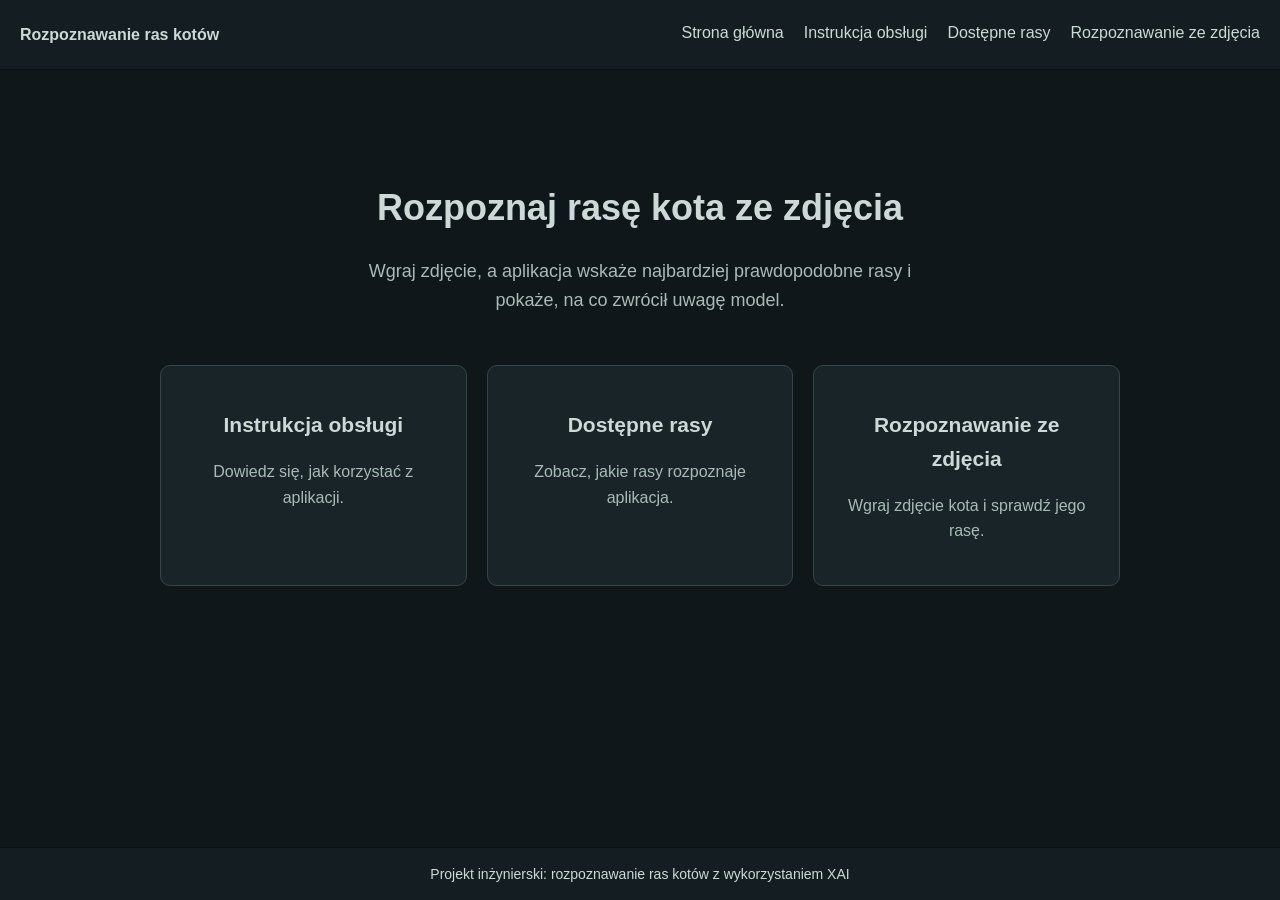
<file: frontend/index.html>
<!DOCTYPE html>
<html lang="pl">
<head>
<meta charset="utf-8">
<meta name="viewport" content="width=device-width, initial-scale=1.0">
<title>Strona główna</title>
<link rel="stylesheet" href="css/style.css">
<link rel="stylesheet" href="css/main.css">
</head>
<body>

<header>
    <div class="header_bar">
        <a class="brand" href="index.html">Rozpoznawanie ras kotów</a>

        <button class="menu_button" id="menu_button" aria-expanded="false" aria-controls="menu" aria-label="Otwórz menu">
            <span></span>
            <span></span>
            <span></span>
        </button>

        <nav id="menu">
            <a href="index.html">Strona główna</a>
            <a href="instrukcja.html">Instrukcja obsługi</a>
            <a href="rasy.html">Dostępne rasy</a>
            <a href="rozpoznawanie.html">Rozpoznawanie ze zdjęcia</a>
        </nav>
    </div>
</header>

<main>
  <section class="main_page">
    <h1>Rozpoznaj rasę kota ze zdjęcia</h1>
    <p class="main_text">Wgraj zdjęcie, a aplikacja wskaże najbardziej prawdopodobne rasy i pokaże, na co zwrócił uwagę model.</p>
  </section>

  <div class="main_choices">

    <a class="main_choice" href="instrukcja.html">
      <h2>Instrukcja obsługi</h2>
      <p>Dowiedz się, jak korzystać z aplikacji.</p>
    </a>

    <a class="main_choice" href="rasy.html">
      <h2>Dostępne rasy</h2>
      <p>Zobacz, jakie rasy rozpoznaje aplikacja.</p>
    </a>

      <a class="main_choice" href="rozpoznawanie.html">
      <h2>Rozpoznawanie ze zdjęcia</h2>
      <p>Wgraj zdjęcie kota i sprawdź jego rasę.</p>
    </a>
  </div>
</main>

<footer>
  <div class="footer_bar">
    <p>Projekt inżynierski: rozpoznawanie ras kotów z wykorzystaniem XAI</p>
  </div>
</footer>

<script src="js/menu.js"></script>
</body>
</html>
</file>
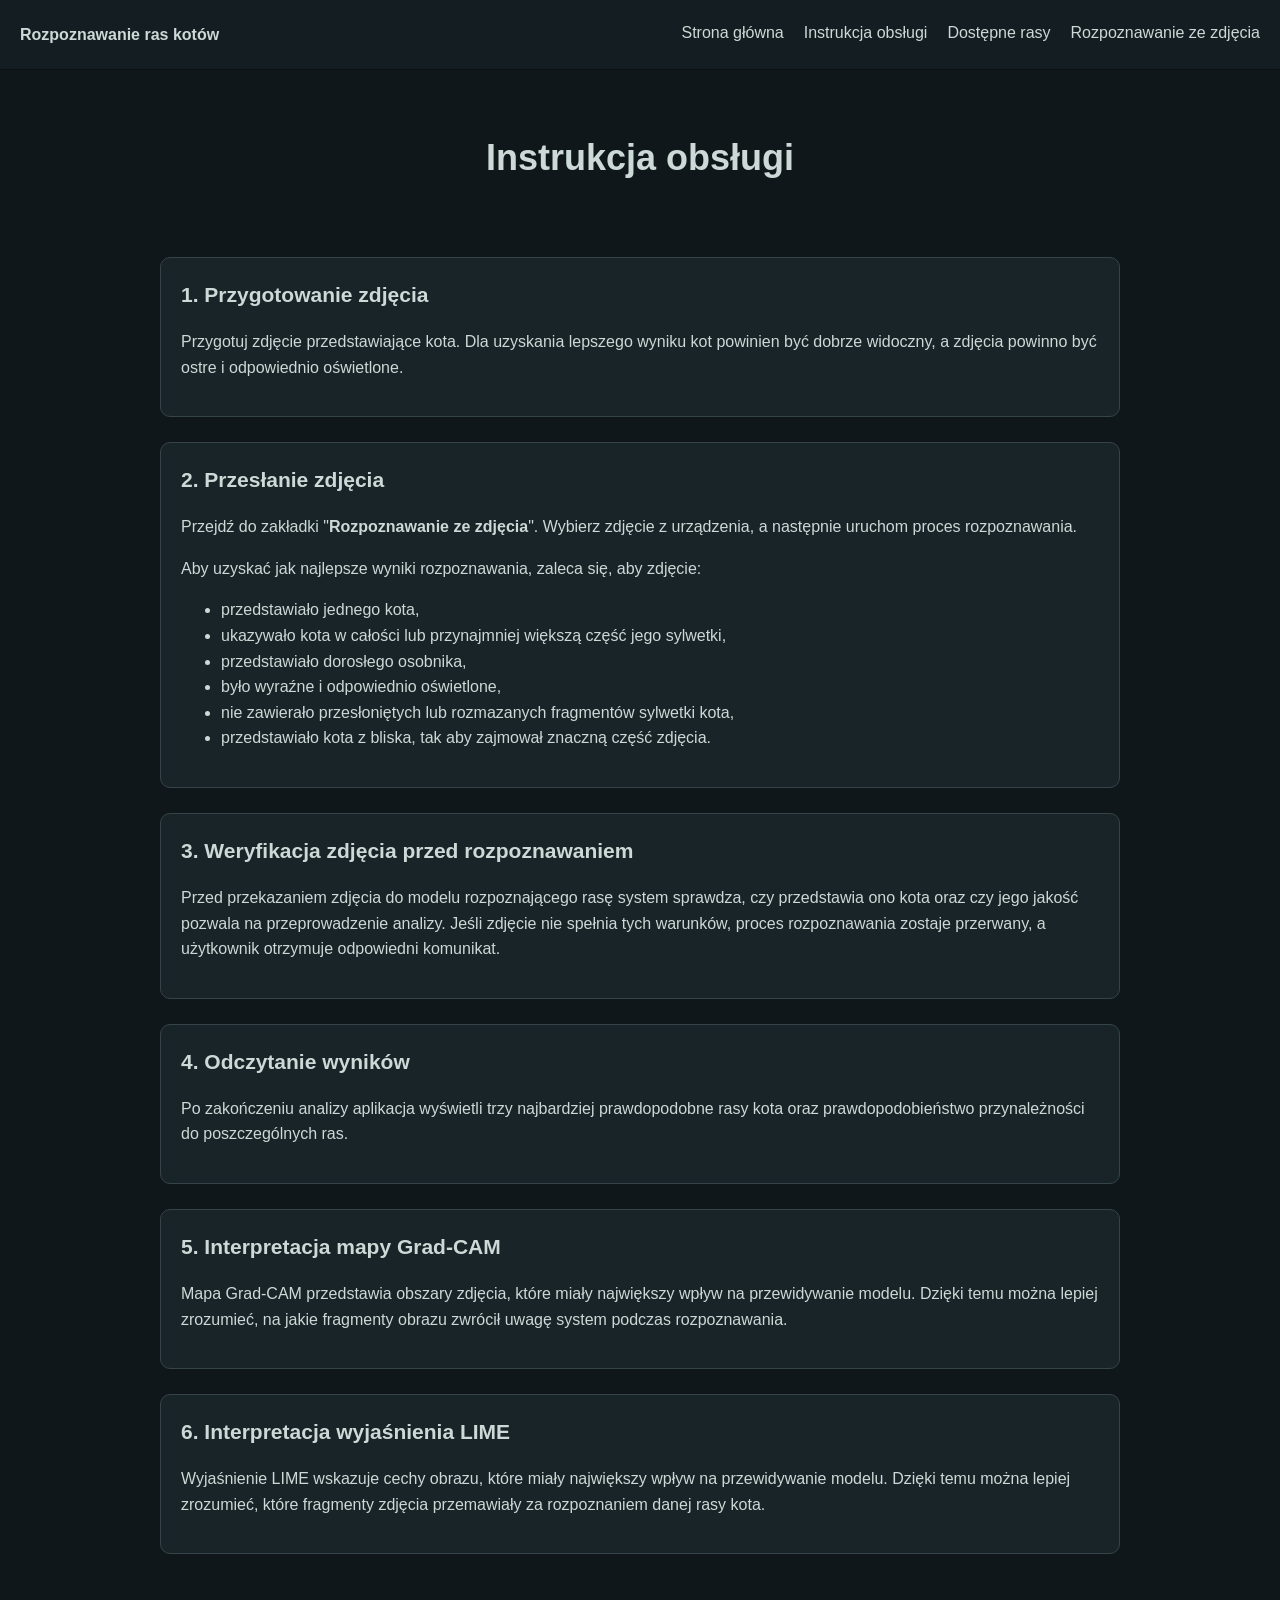
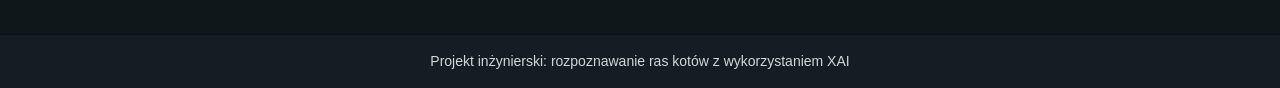
<file: frontend/instrukcja.html>
<!DOCTYPE html>
<html lang="pl">
<head>
<meta charset="utf-8">
<meta name="viewport" content="width=device-width, initial-scale=1.0">
<title>Instrukcja obsługi</title>
<link rel="stylesheet" href="css/style.css">
<link rel="stylesheet" href="css/instrukcja.css">
</head>
<body>

<header>
    <div class="header_bar">
        <a class="brand" href="index.html">Rozpoznawanie ras kotów</a>

        <button class="menu_button" id="menu_button" aria-expanded="false" aria-controls="menu" aria-label="Otwórz menu">
            <span></span>
            <span></span>
            <span></span>
        </button>

        <nav id="menu">
            <a href="index.html">Strona główna</a>
            <a href="instrukcja.html">Instrukcja obsługi</a>
            <a href="rasy.html">Dostępne rasy</a>
            <a href="rozpoznawanie.html">Rozpoznawanie ze zdjęcia</a>
        </nav>
    </div>
</header>


<main>
  <section class="main_page">
  <h1>Instrukcja obsługi</h1>
  </section>

  <section class="step">
    <h2>1. Przygotowanie zdjęcia</h2>
    <p>
      Przygotuj zdjęcie przedstawiające kota. Dla uzyskania lepszego wyniku kot powinien być dobrze widoczny, a zdjęcia powinno być ostre i odpowiednio oświetlone.
    </p>
  </section>

    <section class="step">
    <h2>2. Przesłanie zdjęcia</h2>
    <p>
      Przejdź do zakładki "<a href="rozpoznawanie.html">Rozpoznawanie ze zdjęcia</a>". Wybierz zdjęcie z urządzenia, a następnie uruchom proces rozpoznawania.
    </p>
    <p>
    Aby uzyskać jak najlepsze wyniki rozpoznawania, zaleca się, aby zdjęcie:
    </p>

    <ul>
        <li>przedstawiało jednego kota,</li>
        <li>ukazywało kota w całości lub przynajmniej większą część jego sylwetki,</li>
        <li>przedstawiało dorosłego osobnika,</li>
        <li>było wyraźne i odpowiednio oświetlone,</li>
        <li>nie zawierało przesłoniętych lub rozmazanych fragmentów sylwetki kota,</li>
        <li>przedstawiało kota z bliska, tak aby zajmował znaczną część zdjęcia.</li>
    </ul>
  </section>

    <section class="step">
    <h2>3. Weryfikacja zdjęcia przed rozpoznawaniem</h2>
    <p>
    Przed przekazaniem zdjęcia do modelu rozpoznającego rasę system sprawdza, czy przedstawia ono kota oraz czy jego jakość pozwala na przeprowadzenie analizy. Jeśli zdjęcie nie spełnia tych warunków, proces rozpoznawania zostaje przerwany, a użytkownik otrzymuje odpowiedni komunikat.
    </p>

  </section>

    <section class="step">
    <h2>4. Odczytanie wyników</h2>
    <p>
      Po zakończeniu analizy aplikacja wyświetli trzy najbardziej prawdopodobne rasy kota oraz prawdopodobieństwo przynależności do poszczególnych ras.
    </p>
    </section>

    <section class="step">
    <h2>5. Interpretacja mapy Grad-CAM</h2>
    <p>
      Mapa Grad-CAM przedstawia obszary zdjęcia, które miały największy wpływ na przewidywanie modelu. Dzięki temu można lepiej zrozumieć, na jakie fragmenty obrazu zwrócił uwagę system podczas rozpoznawania.
    </p>

    </section>

    <section class="step">
    <h2>6. Interpretacja wyjaśnienia LIME</h2>
    <p>
      Wyjaśnienie LIME wskazuje cechy obrazu, które miały największy wpływ na przewidywanie modelu. Dzięki temu można lepiej zrozumieć, które fragmenty zdjęcia przemawiały za rozpoznaniem danej rasy kota.
    </p>

    </section>
</main>

<footer>
  <div class="footer_bar">
    <p>Projekt inżynierski: rozpoznawanie ras kotów z wykorzystaniem XAI</p>
  </div>
</footer>

<script src="js/menu.js"></script>
</body>
</html>
</file>
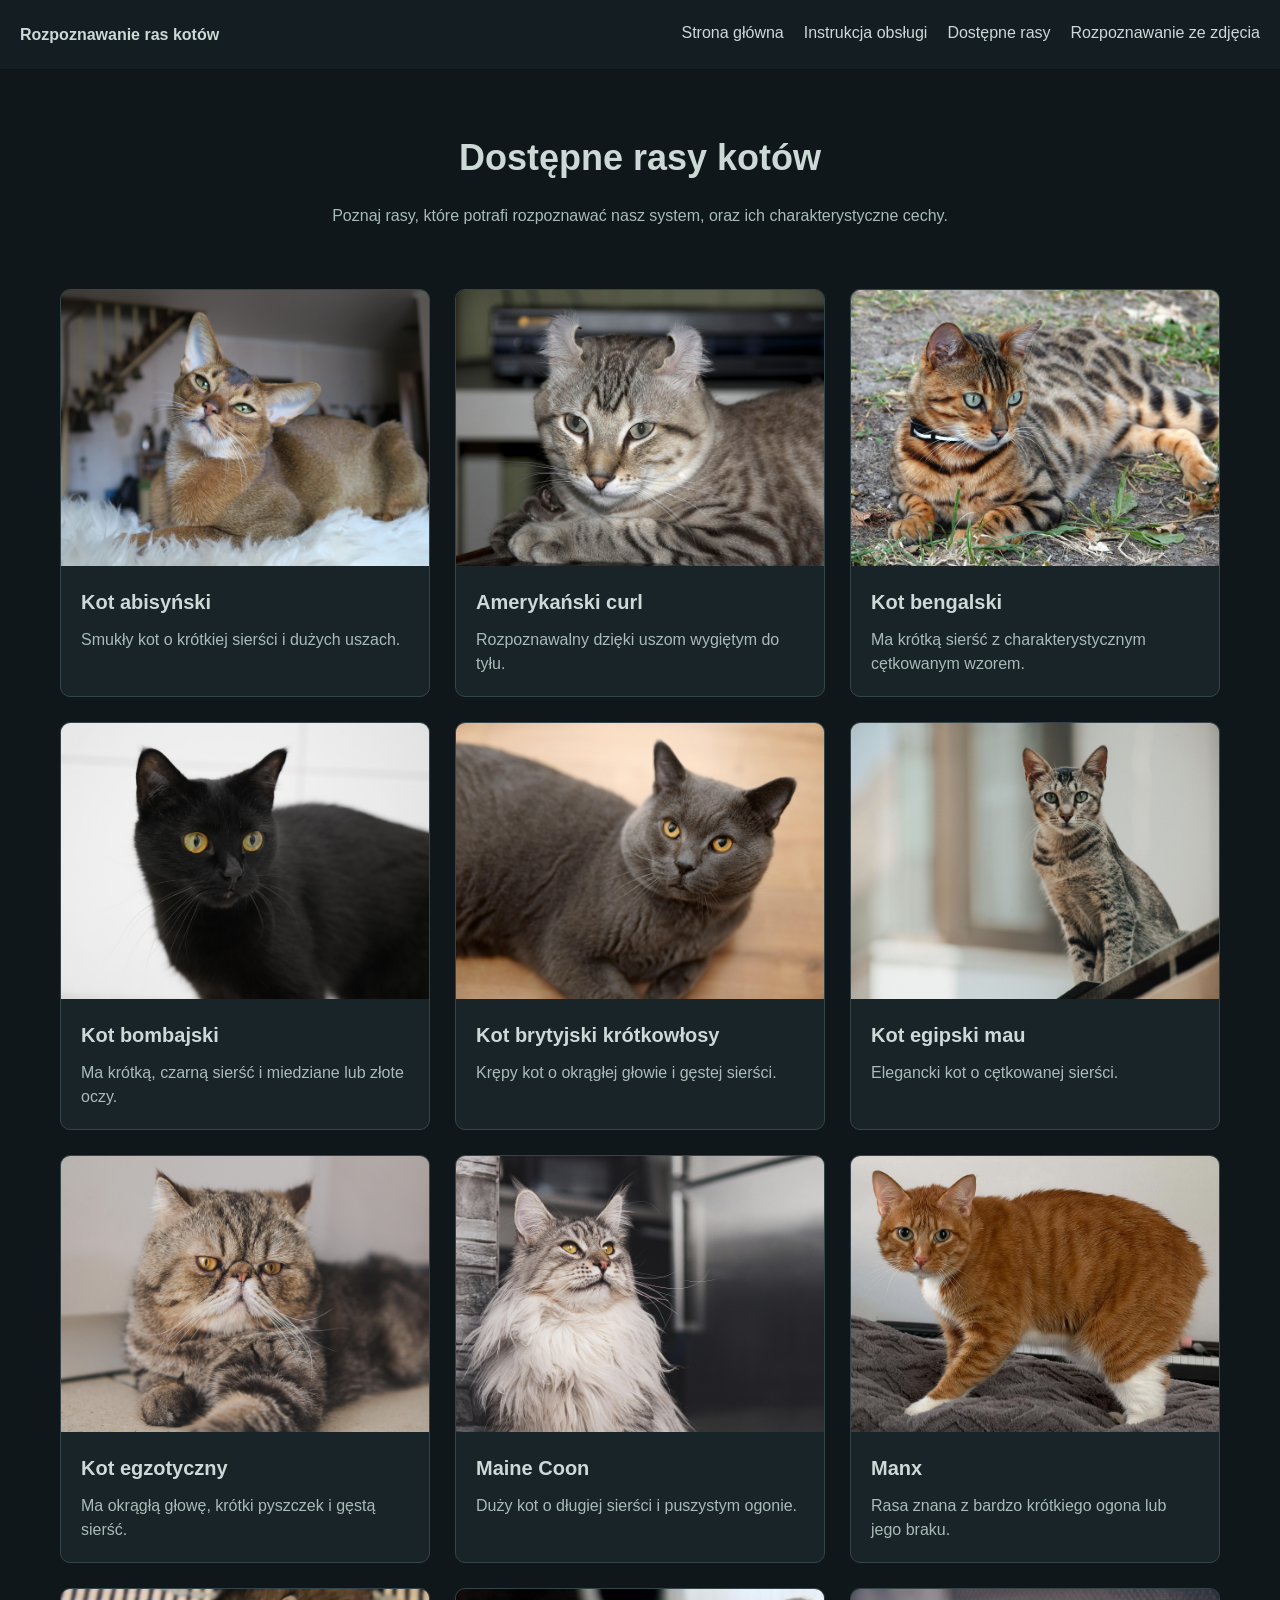
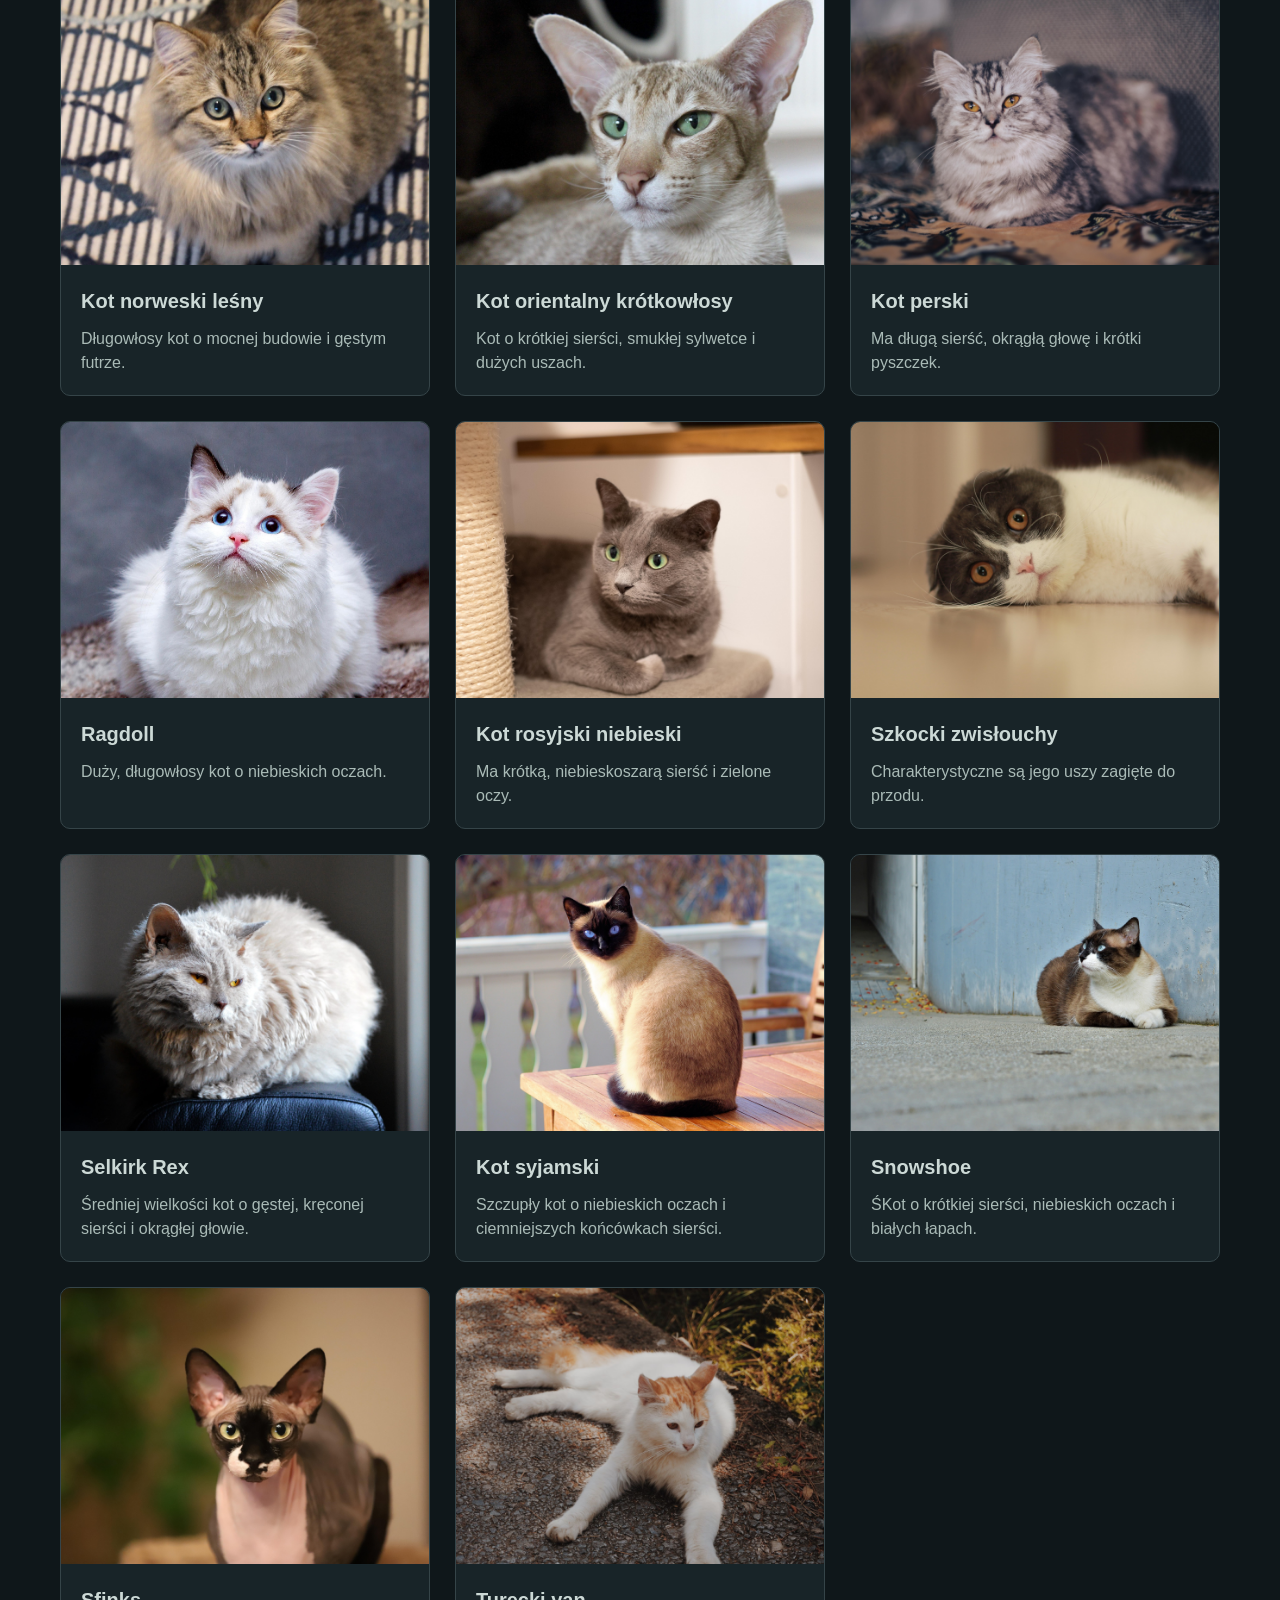
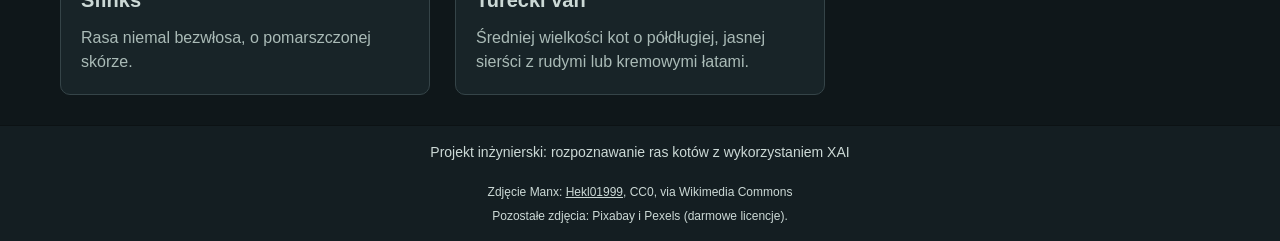
<file: frontend/rasy.html>
<!DOCTYPE html>
<html lang="pl">
<head>
<meta charset="utf-8">
<meta name="viewport" content="width=device-width, initial-scale=1.0">
<title>Dostępne rasy</title>
<link rel="stylesheet" href="css/style.css">
<link rel="stylesheet" href="css/rasy.css">
</head>
<body>

<header>
    <div class="header_bar">
        <a class="brand" href="index.html">Rozpoznawanie ras kotów</a>

        <button class="menu_button" id="menu_button" aria-expanded="false" aria-controls="menu" aria-label="Otwórz menu">
            <span></span>
            <span></span>
            <span></span>
        </button>

        <nav id="menu">
            <a href="index.html">Strona główna</a>
            <a href="instrukcja.html">Instrukcja obsługi</a>
            <a href="rasy.html">Dostępne rasy</a>
            <a href="rozpoznawanie.html">Rozpoznawanie ze zdjęcia</a>
        </nav>
    </div>
</header>


    <main class="main_breeds">
        <section class="breed_text">
            
            <h1>Dostępne rasy kotów</h1>
            <p>
                Poznaj rasy, które potrafi rozpoznawać nasz system, oraz ich charakterystyczne cechy.
            </p>
        </section>

        <ul class="breed_grid">
            <li class="breed">
                <img src="images/rasy/Abyssinian.jpg" alt="Kot abisyński">
                <div class="breed_desc">
                    <h2>Kot abisyński</h2>
                    <p>Smukły kot o krótkiej sierści i dużych uszach.</p>
                </div>
            </li>

            <li class="breed">
                <img src="images/rasy/American_Curl.jpg" alt="Amerykański curl">
                <div class="breed_desc">
                    <h2>Amerykański curl</h2>
                    <p>Rozpoznawalny dzięki uszom wygiętym do tyłu.</p>
                </div>
            </li>

            <li class="breed">
                <img src="images/rasy/Bengal.jpg" alt="Kot bengalski">
                <div class="breed_desc">
                    <h2>Kot bengalski</h2>
                    <p>Ma krótką sierść z charakterystycznym cętkowanym wzorem.</p>
                </div>
            </li>

            <li class="breed">
                <img src="images/rasy/Bombay.jpg" alt="Kot bombajski">
                <div class="breed_desc">
                    <h2>Kot bombajski</h2>
                    <p>Ma krótką, czarną sierść i miedziane lub złote oczy.</p>
                </div>
            </li>

            <li class="breed">
                <img src="images/rasy/British_Shorthair.jpg" alt="Kot brytyjski krótkowłosy">
                <div class="breed_desc">
                    <h2>Kot brytyjski krótkowłosy</h2>
                    <p>Krępy kot o okrągłej głowie i gęstej sierści.</p>
                </div>
            </li>

            <li class="breed">
                <img src="images/rasy/Egyptian_Mau.jpg" alt="Kot egipski mau">
                <div class="breed_desc">
                    <h2>Kot egipski mau</h2>
                    <p>Elegancki kot o cętkowanej sierści.</p>
                </div>
            </li>

            <li class="breed">
                <img src="images/rasy/Exotic_Shorthair.jpg" alt="Kot egzotyczny">
                <div class="breed_desc">
                    <h2>Kot egzotyczny</h2>
                    <p>Ma okrągłą głowę, krótki pyszczek i gęstą sierść.</p>
                </div>
            </li>

            <li class="breed">
                <img src="images/rasy/Maine_Coon.jpg" alt="Maine Coon">
                <div class="breed_desc">
                    <h2>Maine Coon</h2>
                    <p>Duży kot o długiej sierści i puszystym ogonie.</p>
                </div>
            </li>

            <li class="breed">
                <img src="images/rasy/Manx.jpg" alt="Kot Manx">
                <div class="breed_desc">
                    <h2>Manx</h2>
                    <p>Rasa znana z bardzo krótkiego ogona lub jego braku.</p>
                </div>
            </li>

            <li class="breed">
                <img src="images/rasy/Norwegian_Forest.jpg" alt="Kot norweski leśny">
                <div class="breed_desc">
                    <h2>Kot norweski leśny</h2>
                    <p>Długowłosy kot o mocnej budowie i gęstym futrze.</p>
                </div>
            </li>

            <li class="breed">
                <img src="images/rasy/Oriental_Shorthair.jpg" alt="Kot orientalny krótkowłosy">
                <div class="breed_desc">
                    <h2>Kot orientalny krótkowłosy</h2>
                    <p>Kot o krótkiej sierści, smukłej sylwetce i dużych uszach.</p>
                </div>
            </li>

            <li class="breed">
                <img src="images/rasy/Persian.jpg" alt="Kot perski">
                <div class="breed_desc">
                    <h2>Kot perski</h2>
                    <p>Ma długą sierść, okrągłą głowę i krótki pyszczek.</p>
                </div>
            </li>

            <li class="breed">
                <img src="images/rasy/Ragdoll.jpg" alt="Kot Ragdoll">
                <div class="breed_desc">
                    <h2>Ragdoll</h2>
                    <p>Duży, długowłosy kot o niebieskich oczach.</p>
                </div>
            </li>

            <li class="breed">
                <img src="images/rasy/Russian_Blue.jpg" alt="Kot rosyjski niebieski">
                <div class="breed_desc">
                    <h2>Kot rosyjski niebieski</h2>
                    <p>Ma krótką, niebieskoszarą sierść i zielone oczy.</p>
                </div>
            </li>

            <li class="breed">
                <img src="images/rasy/Scottish_Fold.jpg" alt="Szkocki zwisłouchy">
                <div class="breed_desc">
                    <h2>Szkocki zwisłouchy</h2>
                    <p>Charakterystyczne są jego uszy zagięte do przodu.</p>
                </div>
            </li>

            <li class="breed">
                <img src="images/rasy/Selkirk_Rex.jpg" alt="Selkirk Rex">
                <div class="breed_desc">
                    <h2>Selkirk Rex</h2>
                    <p>Średniej wielkości kot o gęstej, kręconej sierści i okrągłej głowie.</p>
                </div>
            </li>

            <li class="breed">
                <img src="images/rasy/Siamese.jpg" alt="Kot syjamski">
                <div class="breed_desc">
                    <h2>Kot syjamski</h2>
                    <p>Szczupły kot o niebieskich oczach i ciemniejszych końcówkach sierści.</p>
                </div>
            </li>

            <li class="breed">
                <img src="images/rasy/Snowshoe.jpg" alt="Snowshoe">
                <div class="breed_desc">
                    <h2>Snowshoe</h2>
                    <p>ŚKot o krótkiej sierści, niebieskich oczach i białych łapach.</p>
                </div>
            </li>

            <li class="breed">
                <img src="images/rasy/Sphynx.jpg" alt="Kot Sfinks">
                <div class="breed_desc">
                    <h2>Sfinks</h2>
                    <p>Rasa niemal bezwłosa, o pomarszczonej skórze.</p>
                </div>
            </li>

            <li class="breed">
                <img src="images/rasy/Turkish_Van.jpg" alt="Turecki van">
                <div class="breed_desc">
                    <h2>Turecki van</h2>
                    <p>Średniej wielkości kot o półdługiej, jasnej sierści z rudymi lub kremowymi łatami.</p>
                </div>
            </li>

        </ul>
    </main>

<footer>
  <div class="footer_bar">
    <p>Projekt inżynierski: rozpoznawanie ras kotów z wykorzystaniem XAI</p>
  </div>
  <div class="footer_sources">
    <p>
      Zdjęcie Manx:
      <a href="https://commons.wikimedia.org/wiki/File:Manx_cat_Latte.jpg">Hekl01999</a>, CC0, via Wikimedia Commons
    </p>
    <p>Pozostałe zdjęcia: Pixabay i Pexels (darmowe licencje).</p>

  </div>
</footer>

<script src="js/menu.js"></script>
</body>
</html>
</file>
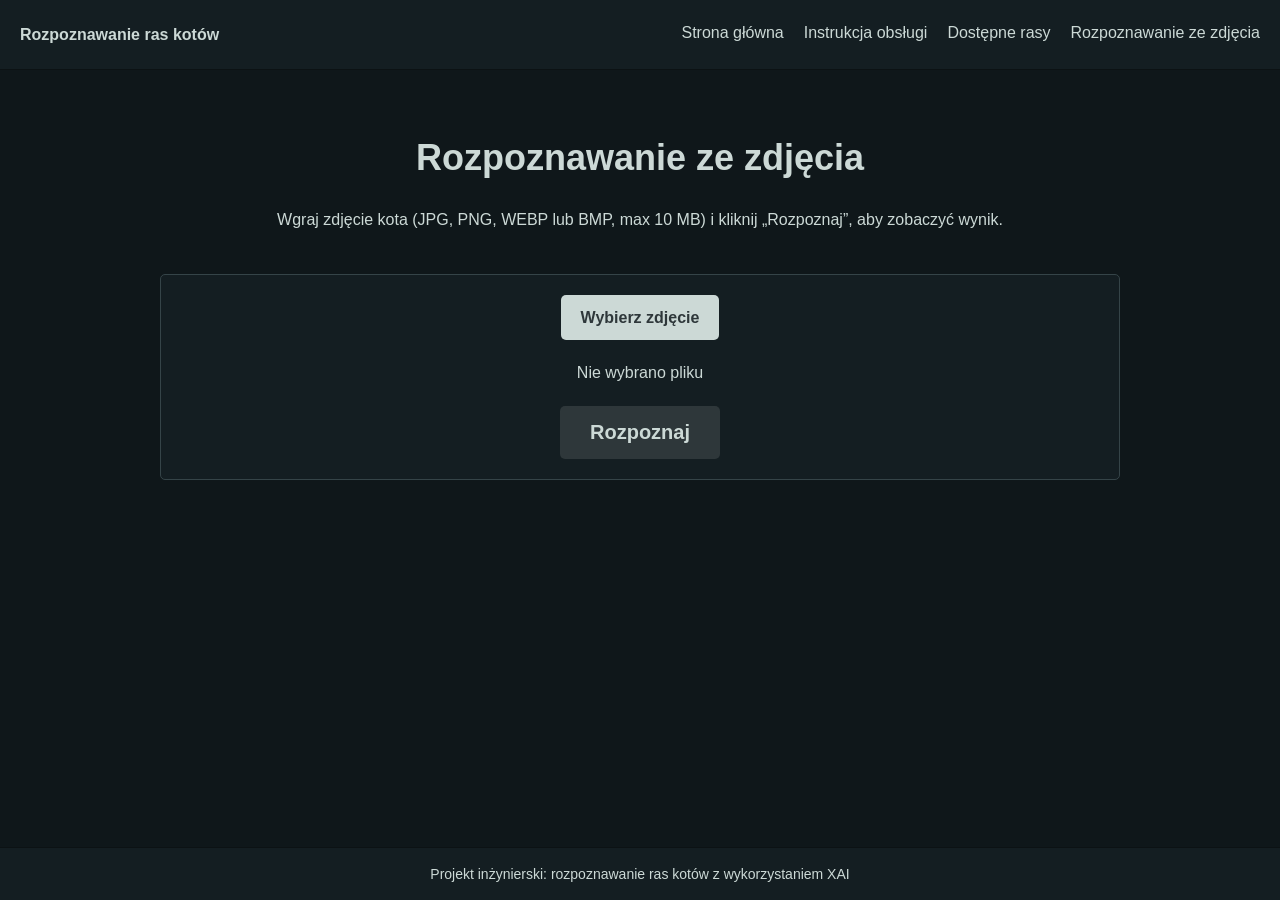
<file: frontend/rozpoznawanie.html>
<!DOCTYPE html>
<html lang="pl">
<head>
<meta charset="utf-8">
<meta name="viewport" content="width=device-width, initial-scale=1.0">
<title>Rozpoznawanie ze zdjęcia</title>
<link rel="stylesheet" href="css/style.css">
<link rel="stylesheet" href="css/rozpoznawanie.css">
</head>
<body>

<header>
    <div class="header_bar">
        <a class="brand" href="index.html">Rozpoznawanie ras kotów</a>

        <button class="menu_button" id="menu_button" aria-expanded="false" aria-controls="menu" aria-label="Otwórz menu">
            <span></span>
            <span></span>
            <span></span>
        </button>

        <nav id="menu">
            <a href="index.html">Strona główna</a>
            <a href="instrukcja.html">Instrukcja obsługi</a>
            <a href="rasy.html">Dostępne rasy</a>
            <a href="rozpoznawanie.html">Rozpoznawanie ze zdjęcia</a>
        </nav>
    </div>
</header>


<main>
  <section class="breed_recognition">
  <h1>Rozpoznawanie ze zdjęcia</h1>
  <p>Wgraj zdjęcie kota (JPG, PNG, WEBP lub BMP, max 10 MB) i kliknij „Rozpoznaj”, aby zobaczyć wynik.</p>
  </section>
 
  <section class="upload_box">
    <label for="file" class="choose_photo_button">Wybierz zdjęcie</label>
    <input type="file" id="file" accept=".jpg, .jpeg, .png, .webp, .bmp" class="hidden">
    <p id="filename_text">Nie wybrano pliku</p>
    <img id="preview" class="hidden" alt="Podgląd wgranego zdjęcia">
    <button class="recognize_button" id="recognize_button" disabled>Rozpoznaj</button> 
  </section>

  <p id="error" class="hidden"></p>

  <section id="result" class="hidden">
    <h2>Wynik</h2>
    <div id="breeds_list"></div>

    <h2>Dlaczego ten wynik?</h2>

    <div class="xai_buttons">
      <button class="xai_button active" id="gradcam_button">Grad-CAM</button>
      <button class="xai_button" id="lime_button">LIME</button>
    </div>
    <p id="xai_text"></p>

    <div class="result_images">
      <div>
        <img id="img_orginal" alt="Oryginalne zdjęcie">
        <p>Oryginał</p>
      </div>
      <div>
        <img id="img_xai" alt="Wyjaśnienie decyzji modelu">
        <p id="xai_title">Grad-CAM</p>
      </div>
    </div>
    <button class="recognize_button" id="again_button">Wgraj inne zdjęcie</button>
  </section>

</main>

<footer>
  <div class="footer_bar">
    <p>Projekt inżynierski: rozpoznawanie ras kotów z wykorzystaniem XAI</p>
  </div>
</footer>


<script src="js/menu.js"></script>
<script src="js/rozpoznawanie.js"></script>
</body>
</html>
</file>
<file: frontend/css/style.css>
* { 
    box-sizing: border-box;
    font-family: 'Segoe UI', Arial, sans-serif;
}

body {
  margin: 0;
  min-height: 100vh;
  display: flex;
  flex-direction: column;
  background-color: #0f171a;
  color: #CCD9D6;
  line-height: 1.6;
}

header, footer { 
    background-color: #141e22;
}
header { 
    border-bottom: 1px solid #0c1214; 
}

footer { 
    border-top: 1px solid #0c1214; 
    font-size: 14px; 
    text-align: center;
}

footer p {
    margin-top: 5px;
    margin-bottom: 5px; 
    text-align: center;
}


.header_bar {
  max-width: 1280px;
  margin: 0 auto;
  padding: 10px 20px;
  display: flex;
  flex-wrap: wrap;
  align-items: center;
  justify-content: space-between;
}
.footer_bar{
   padding: 10px 20px;
}

.brand {
  font-weight: 700;
  padding: 10px 0;
  color: #CCD9D6;
  text-decoration: none;
}

nav{ 
    display: flex; 
    flex-wrap: wrap; 
    gap: 20px; 
}

nav a 
{
  color: #CCD9D6;
  text-decoration: none;
  padding: 10px 0;
  border-bottom: 3px solid transparent;
}

nav a:hover { 
    color: #8ea8a4;
}

main {
  flex: 1;
  width: 100%;
  max-width: 1000px;
  margin: 0px auto;
  padding: 30px 20px;
}

h1 {
    font-size: 36px;
    margin-bottom: 20px;
}


.menu_button {
    display: none;
    background: none;
    border: 1px solid #354448;
    border-radius: 5px;
    padding: 8px;
    cursor: pointer;
}

.menu_button span {
    display: block;
    width: 24px;
    height: 2px;
    margin: 5px 0;
    background-color: #CCD9D6;
}

@media (max-width: 820px) {
    .header_bar {
        position: relative;
    }

    .menu_button {
        display: block;
    }

    nav {
        display: none;
        width: 100%;
        flex-direction: column;
        gap: 0;
        text-align:center;
    }

    nav.otwarte {
        display: flex;
    }

    nav a {
        padding: 10px 0;
    }
}
</file>
<file: frontend/css/main.css>
.main_page 
{
    text-align: center;
    padding: 50px 0;
}

.main_text {
    max-width: 600px;
    margin: 0 auto;
    color: #aabbb7;
    font-size: 18px;
}

.main_choices {
    display: flex;
    flex-wrap: wrap;
    gap: 20px;
    text-align: center;
}

.main_choice 
{
    flex: 1;
    min-width: 220px;
    padding: 25px;
    border: 1px solid #354448;
    border-radius: 10px;
    background-color: #182428;
    color: #ccd9d6;
    text-decoration: none;
}

.main_choice h2 {
    font-size: 21px;
}

.main_choice p {
    color: #aabbb7;
}

.main_choice:hover {
    border-color: #7bb9ad;
    background-color: #202f33;
}
</file>
<file: frontend/css/instrukcja.css>
.main_page{
    text-align: center;
    padding: 0 0 25px 0;
}
.step{
    margin-top: 25px;
    padding: 20px;
    border: 1px solid #354448;
    border-radius: 10px;
    background-color: #182428;
}

.step:hover{
    border-color: #7bb9ad;
    background-color: #202f33;
}

.step:last-child {
    margin-bottom: 50px;
}

.step a{
    text-decoration: none;
    font-weight: bold;
    color: #CCD9D6;
}

.step a:hover{
    color: #8ea8a4;
}

.step h2{
    margin-top: 0;
    font-size: 21px;
}
</file>
<file: frontend/css/rasy.css>
.main_breeds {
    max-width: 1200px;
}

.breed_text {
    text-align: center;
    margin-bottom: 30px;
}

.breed_text h1 {
    margin-bottom: 10px;
}

.breed_text p {
    color: #aabbb7;
    line-height: 1.6;
    margin-bottom: 60px;
}

.breed_grid {
    display: grid;
    grid-template-columns: repeat(3, minmax(0, 1fr));
    gap: 25px;
    list-style: none;
    padding: 0;
    margin: 0;
}

.breed {
    background-color: #182428;
    border: 1px solid #354448;
    border-radius: 10px;
    overflow: hidden;
    transition: transform 0.2s, border-color 0.2s;
}

.breed:hover {
  transform: translateY(-4px);
  border-color: #7bb9ad;
}

.breed img {
    width: 100%;
    aspect-ratio: 4 / 3;
    object-fit: cover;
    display: block;
}

.breed_desc {
    padding: 20px;
}

.breed_desc h2 {
    font-size: 20px;
    margin: 0 0 10px;
}

.breed_desc p {
    color: #aabbb7;
    line-height: 1.5;
    margin: 0;
}

.footer_sources {
    padding: 0 20px 10px;
    font-size: 12px;
}

.footer_sources a {
    color: #CCD9D6;
}

@media (max-width: 900px) {
    .breed_grid {
        grid-template-columns: repeat(2, minmax(0, 1fr));
    }
}

@media (max-width: 600px) {
    .breed_grid {
        grid-template-columns: 1fr;
    }
}
</file>
<file: frontend/css/rozpoznawanie.css>
.breed_recognition{
    text-align: center;
    padding: 0 0 25px 0;
}

.upload_box {
    background-color: #141e22;
    border: 1px solid #354448;
    border-radius: 5px;
    padding: 20px;
    display: flex;
    flex-direction: column;
    align-items: center;
    gap: 20px;
}

.choose_photo_button {
    padding: 10px 20px;
    font-size: 16px;
    font-weight: bold;
    color: #2e373a;
    background-color: #CCD9D6;
    border-radius: 5px;
    border: none;
    cursor: pointer;
}

.choose_photo_button:hover {
    filter: brightness(0.75);
}


#preview {
    max-width: 100%;
    max-height: 300px;
    border-radius: 5px;
}

#filename_text {
    margin: 0;
    max-width: 100%;
    text-align: center;
}

.recognize_button {
    padding: 15px 30px;
    font-size: 20px;
    color: #2e373a;
    background-color: #CCD9D6;
    border: none;
    border-radius: 5px;
    font-weight: bold;
    cursor: pointer;
}

.recognize_button:enabled:hover {
    filter: brightness(0.75);
}

.recognize_button:disabled {
    background-color: #2e373a;
    color: #CCD9D6;
    font-weight: bold;
    cursor: not-allowed;
}

#error {
    color: #e07a7a;
    text-align: center;
    white-space: pre-line;
}

#result {
    margin-top: 30px;
}
#result h2{
    text-align:center;
}

#xai_text {
    text-align: center;
}

.breed {
    margin-bottom: 15px;
}

.breed p {
    margin: 0 0 5px 0;
}

.bar_background {
    background-color: #354448;
    height: 16px;
    border-radius: 5px;
}

.bar {
    background-color: #CCD9D6;
    height: 16px;
    border-radius: 5px;
}

.xai_buttons {
    display: flex;
    gap: 10px;
    margin-bottom: 10px;
    justify-content: center;
}

.xai_button {
    padding: 8px 16px;
    font-size: 16px;
    font-weight: bold;
    color: #CCD9D6;
    background: none;
    border: 1px solid #354448;
    border-radius: 5px;
    cursor: pointer;
}

.xai_button:hover {
    filter: brightness(0.75);
}

.xai_button.active {
    background-color: #CCD9D6;
    color: #2e373a;
}

.result_images {
    display: flex;
    gap: 20px;
    margin-top: 15px;
}

.result_images div {
    flex: 1;
}

.result_images img {
    width: 100%;
    border-radius: 5px;
}

.result_images p {
    text-align: center;
    margin: 8px 0 0 0;
}

@media (max-width: 820px) {
    .result_images {
        flex-direction: column;
    }
}
#again_button {
    display: block;
    margin: 30px auto 0 auto;
}

.hidden {
    display: none;
}
</file>
